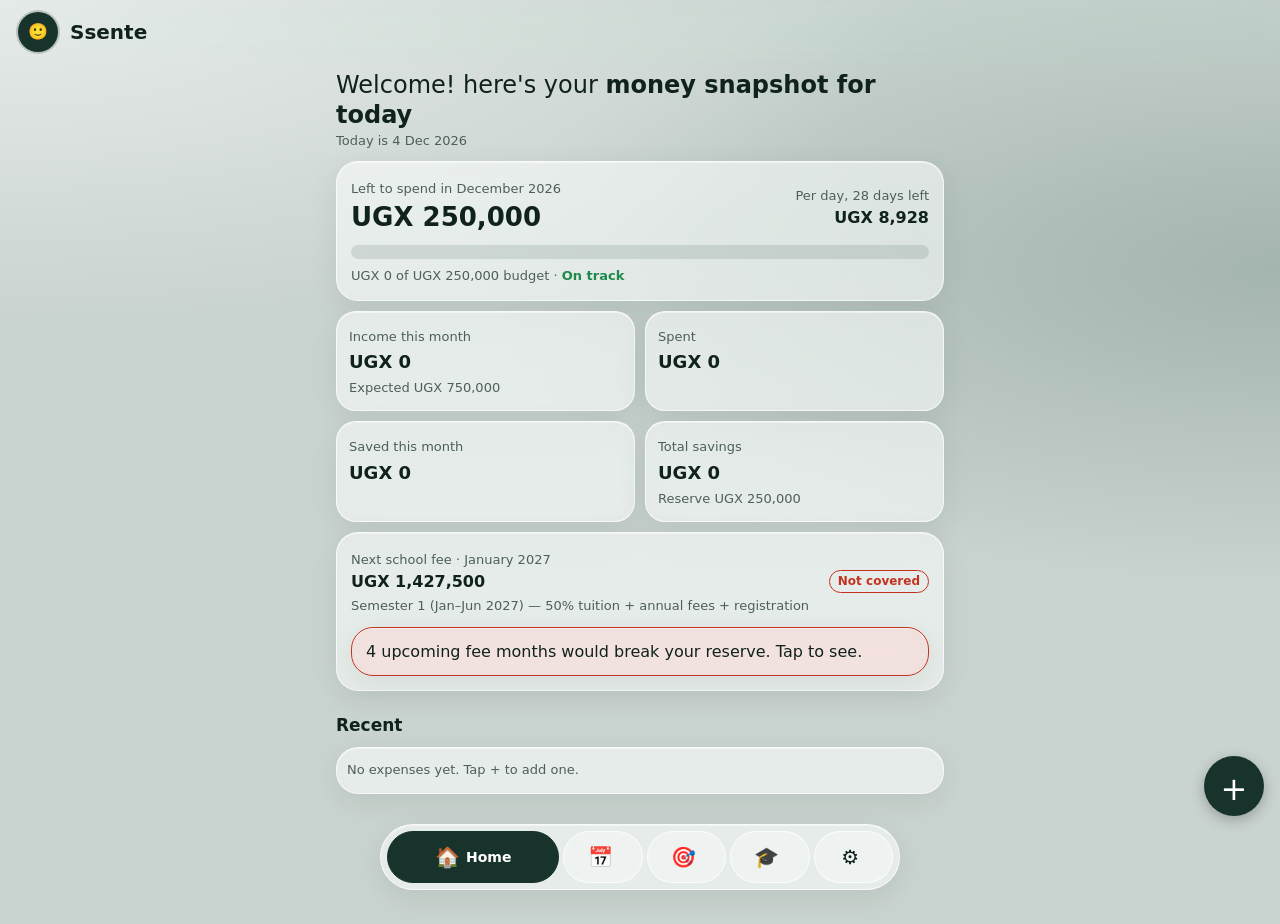
<file: index.html>
<!doctype html>
<html lang="en">
<head>
<meta charset="utf-8">
<meta name="viewport" content="width=device-width, initial-scale=1, viewport-fit=cover">
<meta name="theme-color" content="#5f7a70">
<meta name="description" content="Personal finance tracker in UGX. All data stays on your phone.">
<title>Ssente</title>
<link rel="manifest" href="manifest.webmanifest">
<link rel="icon" href="icons/icon.svg" type="image/svg+xml">
<link rel="apple-touch-icon" href="icons/icon-192.png">
<link rel="stylesheet" href="css/style.css">
</head>
<body>
<header class="top"><div class="who"><button id="avatar" class="avatar" data-act="tab" data-tab="more" aria-label="Profile"></button><h1 id="title">Ssente</h1></div><div id="monthSwitch" class="month-switch" hidden>
  <button class="icon-btn" data-act="prevMonth" aria-label="Previous month">‹</button>
  <span id="monthLabel"></span>
  <button class="icon-btn" data-act="nextMonth" aria-label="Next month">›</button></div></header>
<main id="view"></main>
<button id="fab" class="fab" data-act="addExpense" aria-label="Add expense">+</button>
<nav class="tabs">
  <button data-tab="home" class="on"><span>🏠</span>Home</button>
  <button data-tab="month"><span>📅</span>Month</button>
  <button data-tab="goals"><span>🎯</span>Goals</button>
  <button data-tab="school"><span>🎓</span>School</button>
  <button data-tab="more"><span>⚙️</span>More</button>
</nav>
<dialog id="sheet"><form id="sheetForm" method="dialog"></form></dialog>
<script src="js/money.js"></script>
<script src="js/store.js"></script>
<script src="js/charts.js"></script>
<script src="js/app.js"></script>
</body>
</html>
</file>
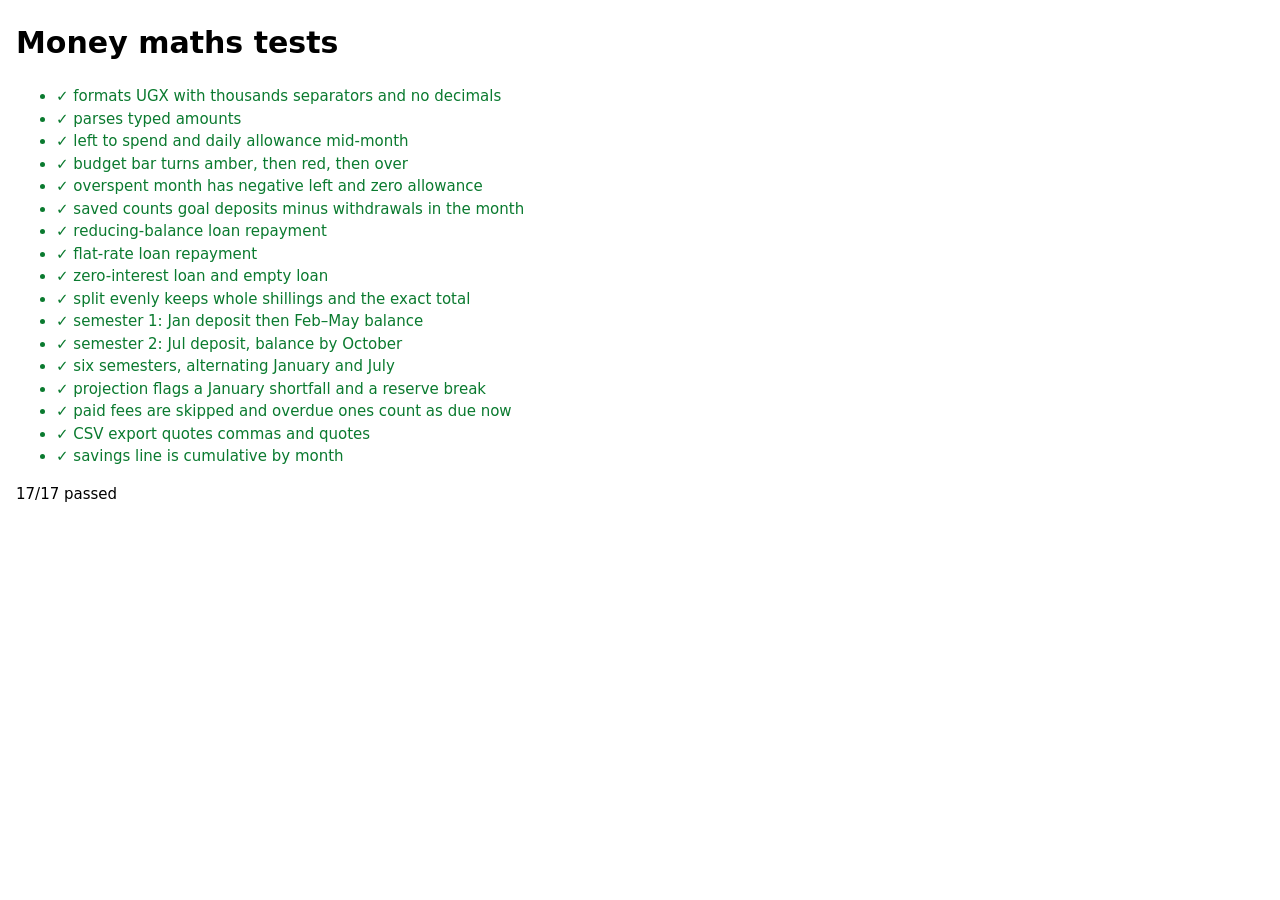
<file: tests/index.html>
<!doctype html>
<html lang="en"><head><meta charset="utf-8"><meta name="viewport" content="width=device-width, initial-scale=1">
<title>Ssente tests</title>
<style>body{font:15px/1.5 system-ui,sans-serif;margin:16px}.ok{color:#0a7a2f}.fail{color:#b3261e}</style></head>
<body><h1>Money maths tests</h1><ul id="out"></ul><p id="sum"></p>
<script src="../js/money.js"></script>
<script src="money.test.js"></script>
<script>
  const r = window.__testResults, out = document.getElementById('out');
  r.forEach((t) => { const li = document.createElement('li'); li.className = t.ok ? 'ok' : 'fail';
    li.textContent = (t.ok ? '✓ ' : '✗ ') + t.name + (t.err ? ' — ' + t.err : ''); out.appendChild(li); });
  document.getElementById('sum').textContent = r.filter((t) => t.ok).length + '/' + r.length + ' passed';
</script></body></html>
</file>
<file: css/style.css>
:root {
  --bg: #f6f7f5; --card: #ffffff; --ink: #17201c; --ink2: #56625c; --line: #e2e6e3;
  --brand: #0f6b4f; --brand-ink: #ffffff; --ok: #1f8a4c; --warn: #c27c00; --bad: #c4321f;
  --track: #e7ebe8; --radius: 14px;
}
@media (prefers-color-scheme: dark) { :root:not([data-theme="light"]) {
  --bg: #0f1412; --card: #19201d; --ink: #e8eeea; --ink2: #9aa7a0; --line: #2a332f;
  --brand: #3fbf8f; --brand-ink: #062118; --ok: #4cc27c; --warn: #f0b03a; --bad: #ff6b57; --track: #26302c; } }
:root[data-theme="dark"] {
  --bg: #0f1412; --card: #19201d; --ink: #e8eeea; --ink2: #9aa7a0; --line: #2a332f;
  --brand: #3fbf8f; --brand-ink: #062118; --ok: #4cc27c; --warn: #f0b03a; --bad: #ff6b57; --track: #26302c; }

* { box-sizing: border-box; }
html, body { margin: 0; background: var(--bg); color: var(--ink);
  font: 16px/1.45 system-ui, -apple-system, "Segoe UI", Roboto, sans-serif; }
body { padding-bottom: calc(76px + env(safe-area-inset-bottom)); }
.top { position: sticky; top: 0; z-index: 5; background: var(--bg); display: flex; align-items: center;
  justify-content: space-between; padding: 10px 16px; padding-top: calc(10px + env(safe-area-inset-top)); }
.top h1 { font-size: 20px; margin: 0; }
.month-switch { display: flex; align-items: center; gap: 4px; font-weight: 600; }
main { max-width: 640px; margin: 0 auto; padding: 0 16px 24px; }
h2 { font-size: 17px; margin: 22px 0 8px; }
.card { background: var(--card); border: 1px solid var(--line); border-radius: var(--radius); padding: 14px; margin: 10px 0; }
.grid2 { display: grid; grid-template-columns: 1fr 1fr; gap: 10px; }
.stat { background: var(--card); border: 1px solid var(--line); border-radius: var(--radius); padding: 12px; }
.stat small, .muted { color: var(--ink2); font-size: 13px; }
.stat b { display: block; font-size: 18px; margin-top: 2px; font-variant-numeric: tabular-nums; }
.big { font-size: 26px; font-weight: 700; font-variant-numeric: tabular-nums; }
.bar { height: 12px; background: var(--track); border-radius: 6px; overflow: hidden; margin: 8px 0 4px; }
.bar > i { display: block; height: 100%; border-radius: 6px; background: var(--ok); transition: width .3s; }
.bar.warn > i { background: var(--warn); } .bar.danger > i, .bar.over > i { background: var(--bad); }
.tag { display: inline-block; font-size: 12px; font-weight: 600; padding: 2px 8px; border-radius: 99px; border: 1px solid currentColor; }
.t-ok { color: var(--ok); } .t-warn, .t-reserve { color: var(--warn); } .t-bad, .t-short { color: var(--bad); } .t-paid { color: var(--ink2); }
.banner { border-radius: var(--radius); padding: 12px 14px; margin: 10px 0; border: 1px solid var(--warn);
  background: color-mix(in srgb, var(--warn) 12%, var(--card)); }
.banner.bad { border-color: var(--bad); background: color-mix(in srgb, var(--bad) 12%, var(--card)); }
.list { list-style: none; margin: 0; padding: 0; }
.list li { display: flex; align-items: center; gap: 10px; padding: 12px 4px; border-bottom: 1px solid var(--line); min-height: 52px; }
.list li:last-child { border-bottom: 0; }
.list .grow { flex: 1; min-width: 0; } .list .grow div { overflow: hidden; text-overflow: ellipsis; white-space: nowrap; }
.amt { font-variant-numeric: tabular-nums; font-weight: 600; white-space: nowrap; }
.in { color: var(--ok); }
button, .btn { font: inherit; min-height: 44px; padding: 10px 16px; border-radius: 12px; border: 1px solid var(--line);
  background: var(--card); color: var(--ink); cursor: pointer; }
.btn-primary { background: var(--brand); color: var(--brand-ink); border-color: var(--brand); font-weight: 600; }
.btn-danger { color: var(--bad); }
.row { display: flex; gap: 8px; flex-wrap: wrap; align-items: center; } .row > .grow { flex: 1; }
.icon-btn { min-width: 44px; padding: 6px; font-size: 22px; background: none; border: 0; }
.link { background: none; border: 0; color: var(--brand); padding: 6px 0; min-height: 0; font-weight: 600; }
label { display: block; font-size: 13px; color: var(--ink2); margin: 10px 0 4px; }
input, select { font: inherit; width: 100%; min-height: 46px; padding: 10px 12px; border-radius: 12px;
  border: 1px solid var(--line); background: var(--bg); color: var(--ink); }
input.amount { font-size: 28px; font-weight: 700; text-align: center; }
.chips { display: grid; grid-template-columns: repeat(auto-fill, minmax(96px, 1fr)); gap: 8px; margin: 10px 0; }
.chip { min-height: 64px; display: flex; flex-direction: column; align-items: center; justify-content: center;
  font-size: 13px; padding: 6px; line-height: 1.2; text-align: center; }
.chip span { font-size: 22px; } .chip.on { border: 2px solid var(--brand); }
.tabs { position: fixed; bottom: 0; left: 0; right: 0; display: flex; background: var(--card); border-top: 1px solid var(--line);
  padding-bottom: env(safe-area-inset-bottom); z-index: 6; }
.tabs button { flex: 1; border: 0; border-radius: 0; background: none; font-size: 12px; color: var(--ink2);
  display: flex; flex-direction: column; align-items: center; padding: 8px 0; min-height: 60px; }
.tabs button span { font-size: 20px; } .tabs button.on { color: var(--brand); font-weight: 700; }
.fab { position: fixed; right: 16px; bottom: calc(76px + env(safe-area-inset-bottom)); width: 60px; height: 60px; border-radius: 50%;
  background: var(--brand); color: var(--brand-ink); border: 0; font-size: 32px; box-shadow: 0 4px 14px rgba(0,0,0,.25); z-index: 6; }
dialog { border: 0; border-radius: 18px 18px 0 0; padding: 16px; width: 100%; max-width: 640px; margin: auto auto 0;
  background: var(--card); color: var(--ink); max-height: 92vh; }
dialog::backdrop { background: rgba(0,0,0,.45); }
.sheet-actions { display: flex; gap: 8px; margin-top: 16px; } .sheet-actions > * { flex: 1; }
.chart svg { width: 100%; height: auto; display: block; overflow: visible; }
.chart text { fill: var(--ink2); font-size: 12px; }
.chart .val { fill: var(--ink); font-weight: 600; }
.tip { position: fixed; pointer-events: none; background: var(--ink); color: var(--bg); padding: 6px 10px; border-radius: 8px; font-size: 13px; z-index: 20; }
table { width: 100%; border-collapse: collapse; font-size: 14px; } td, th { text-align: left; padding: 6px 4px; border-bottom: 1px solid var(--line); }
td.r, th.r { text-align: right; font-variant-numeric: tabular-nums; }
details summary { cursor: pointer; min-height: 44px; display: flex; align-items: center; font-weight: 600; }
[hidden] { display: none !important; }

/* ---------- Sage glass theme ---------- */
:root {
  --bg: #c9d3cf; --card: rgba(255,255,255,.55); --ink: #10221c; --ink2: #4d5f58; --line: rgba(255,255,255,.7);
  --brand: #17332b; --brand-ink: #ffffff; --track: rgba(23,51,43,.12); --radius: 22px;
  --glass-blur: blur(18px) saturate(140%);
}
@media (prefers-color-scheme: dark) { :root:not([data-theme="light"]) {
  --bg: #0e1715; --card: rgba(255,255,255,.07); --ink: #e9f1ee; --ink2: #9fb2ab; --line: rgba(255,255,255,.12);
  --brand: #cfe5dc; --brand-ink: #10221c; --track: rgba(255,255,255,.1); } }
:root[data-theme="dark"] {
  --bg: #0e1715; --card: rgba(255,255,255,.07); --ink: #e9f1ee; --ink2: #9fb2ab; --line: rgba(255,255,255,.12);
  --brand: #cfe5dc; --brand-ink: #10221c; --track: rgba(255,255,255,.1); }
html, body { background: var(--bg); }
body { background: radial-gradient(120% 60% at 0% 0%, rgba(255,255,255,.55), transparent 60%),
  radial-gradient(90% 50% at 100% 30%, rgba(95,122,112,.35), transparent 70%), var(--bg); background-attachment: fixed; min-height: 100vh; }
.top { background: transparent; backdrop-filter: var(--glass-blur); -webkit-backdrop-filter: var(--glass-blur); }
.who { display: flex; align-items: center; gap: 10px; }
.avatar { width: 44px; height: 44px; min-height: 0; padding: 0; border-radius: 50%; overflow: hidden; border: 2px solid var(--line);
  background: var(--brand); color: var(--brand-ink); font-weight: 700; font-size: 16px; flex: none; }
.avatar img { width: 100%; height: 100%; object-fit: cover; display: block; }
.avatar.xl { width: 84px; height: 84px; font-size: 28px; }
.card, .stat, .tabs, dialog, .banner { backdrop-filter: var(--glass-blur); -webkit-backdrop-filter: var(--glass-blur);
  box-shadow: 0 8px 30px rgba(16,34,28,.08), inset 0 1px 0 rgba(255,255,255,.5); }
.stat { border-radius: 20px; }
.hello { font-size: 24px; line-height: 1.25; margin: 6px 0 2px; font-weight: 400; }
.hello b { font-weight: 700; }
button, .btn { border-radius: 99px; background: var(--card); border-color: var(--line); }
.btn-primary { background: var(--brand); color: var(--brand-ink); border-color: var(--brand); }
input, select { border-radius: 16px; background: rgba(255,255,255,.35); border-color: var(--line); }
:root[data-theme="dark"] input, :root[data-theme="dark"] select { background: rgba(255,255,255,.06); }
@media (prefers-color-scheme: dark) { :root:not([data-theme="light"]) input, :root:not([data-theme="light"]) select { background: rgba(255,255,255,.06); } }
.chip { border-radius: 20px; } .chip.on { background: var(--brand); color: var(--brand-ink); border-color: var(--brand); }
.bar { height: 14px; border-radius: 99px; } .bar > i { border-radius: 99px; }
/* floating pill nav: icons only, active tab shows its label */
.tabs { left: 12px; right: 12px; bottom: calc(10px + env(safe-area-inset-bottom)); border-radius: 99px; padding: 6px; gap: 4px;
  border: 1px solid var(--line); max-width: 520px; margin: 0 auto; }
.tabs button { font-size: 0; min-height: 52px; border-radius: 99px; flex-direction: row; justify-content: center; gap: 6px;
  border: 1px solid var(--line); background: rgba(255,255,255,.35); color: var(--ink); }
.tabs button span { font-size: 20px; }
.tabs button.on { flex: 2.2; font-size: 14px; background: var(--brand); color: var(--brand-ink); border-color: var(--brand); }
body { padding-bottom: calc(96px + env(safe-area-inset-bottom)); }
.fab { bottom: calc(84px + env(safe-area-inset-bottom)); background: var(--brand); color: var(--brand-ink); }
dialog { border-radius: 28px 28px 0 0; background: var(--card); }
:root:not([data-theme="dark"]) dialog { background: rgba(240,245,243,.92); }
@media (prefers-color-scheme: dark) { :root:not([data-theme="light"]) dialog { background: rgba(20,32,29,.95); } }
:root[data-theme="dark"] dialog { background: rgba(20,32,29,.95); }
</file>
